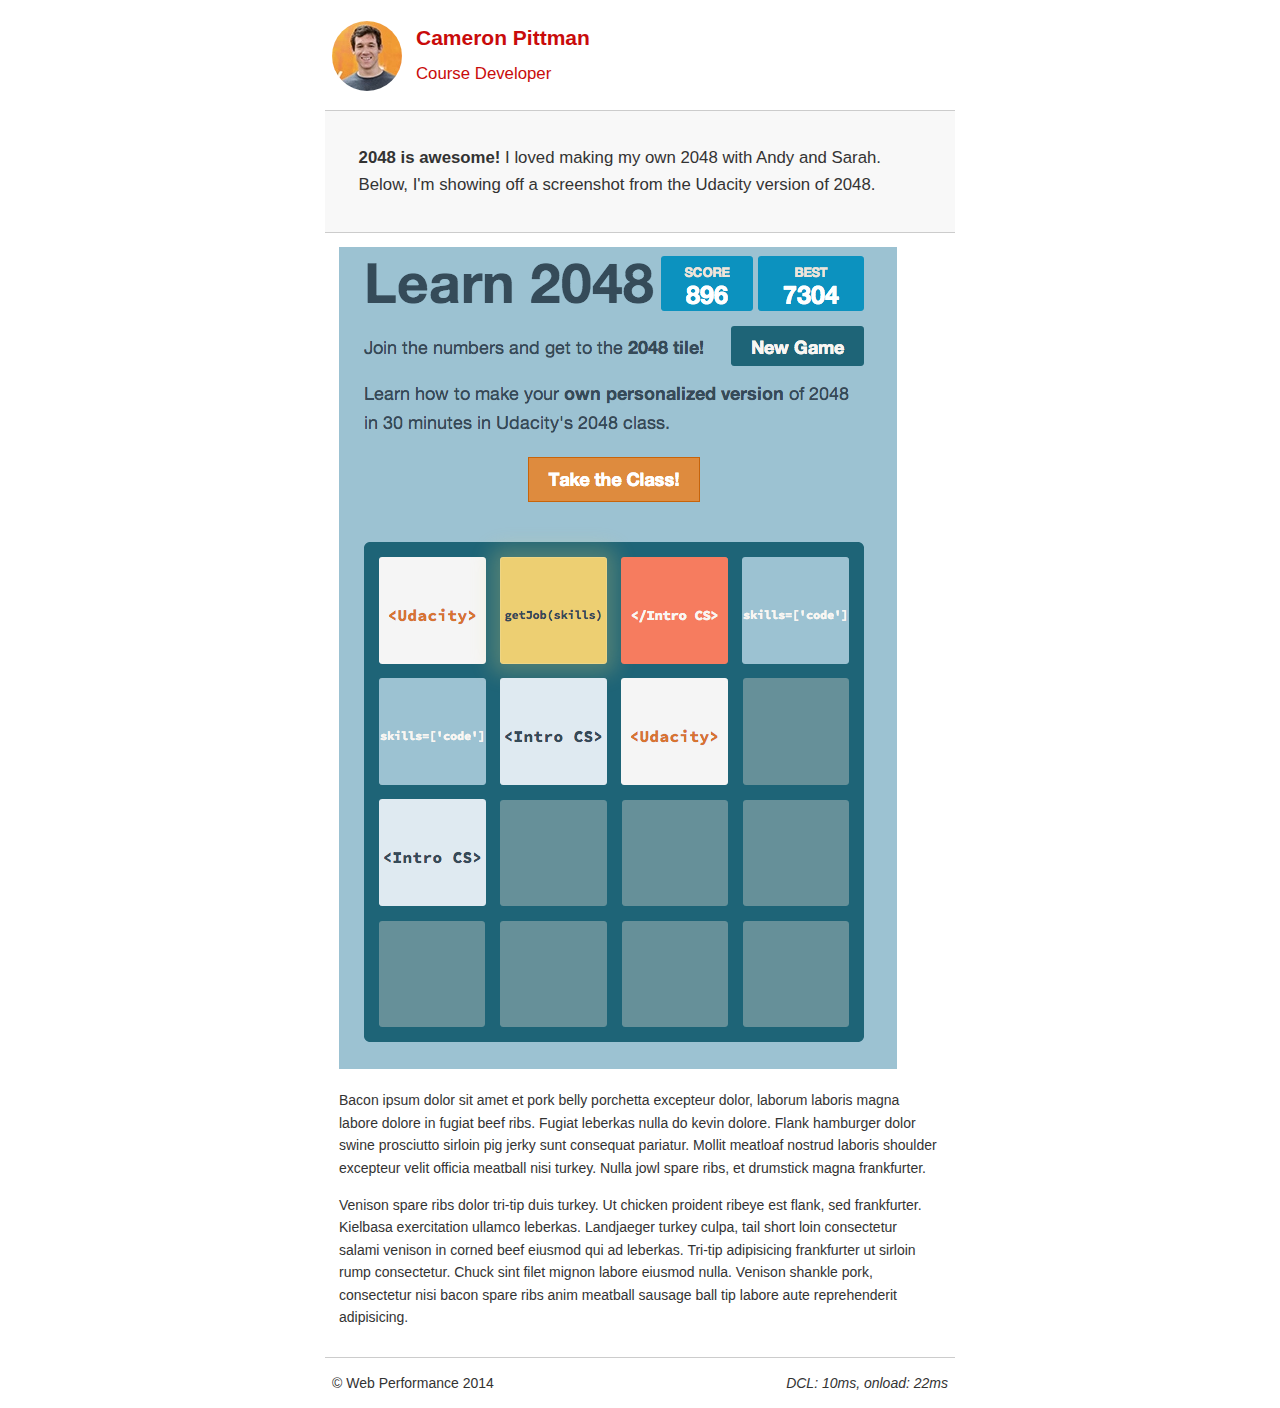
<file: project-2048.html>
<!DOCTYPE html>
<html lang="en">
  <head>
    <meta charset="utf-8">
    <meta name="viewport" content="width=device-width, initial-scale=1">
    <meta name="description" content=" FILL ME IN ">
    <meta name="author" content=" FILL ME IN ">
    <title>Cameron Pittman: Portfolio</title>

    <link href="css/style.min.css" rel="stylesheet">
    <link href="css/print.css" rel="stylesheet" media="print">

    <script>
      (function(w,g){w['GoogleAnalyticsObject']=g;
      w[g]=w[g]||function(){(w[g].q=w[g].q||[]).push(arguments)};w[g].l=1*new Date();})(window,'ga');

      // Optional TODO: replace with your Google Analytics profile ID.
      ga('create', 'UA-XXXX-Y');
      ga('send', 'pageview');
    </script>
    <script src="//www.google-analytics.com/analytics.js" async></script>
    <script src="js/perfmatters.js" async></script>
  </head>

  <body>
    <header>
      <a href="/"><img src="img/profilepic.webp"></a>
      <p>Cameron Pittman<br><span>Course Developer</span></p>
    </header>

    <div class="container">
      <div class="hero">
        <strong>2048 is awesome!</strong> I loved making my own 2048 with Andy and Sarah. Below, I'm showing off a screenshot from the Udacity version of 2048.
      </div>

      <div class="content">

        <img class="img-responsive" src="img/2048.png">

        <p>Bacon ipsum dolor sit amet et pork belly porchetta excepteur dolor, laborum laboris magna labore dolore in fugiat beef ribs. Fugiat leberkas nulla do kevin dolore. Flank hamburger dolor swine prosciutto sirloin pig jerky sunt consequat pariatur. Mollit meatloaf nostrud laboris shoulder excepteur velit officia meatball nisi turkey. Nulla jowl spare ribs, et drumstick magna frankfurter.</p>

        <p>Venison spare ribs dolor tri-tip duis turkey. Ut chicken proident ribeye est flank, sed frankfurter. Kielbasa exercitation ullamco leberkas. Landjaeger turkey culpa, tail short loin consectetur salami venison in corned beef eiusmod qui ad leberkas. Tri-tip adipisicing frankfurter ut sirloin rump consectetur. Chuck sint filet mignon labore eiusmod nulla. Venison shankle pork, consectetur nisi bacon spare ribs anim meatball sausage ball tip labore aute reprehenderit adipisicing.</p>

    </div>

    <footer>
      <p>&copy; Web Performance 2014 <span id="crp-stats"></span></p>
    </footer>
  </body>
</html>
</file>
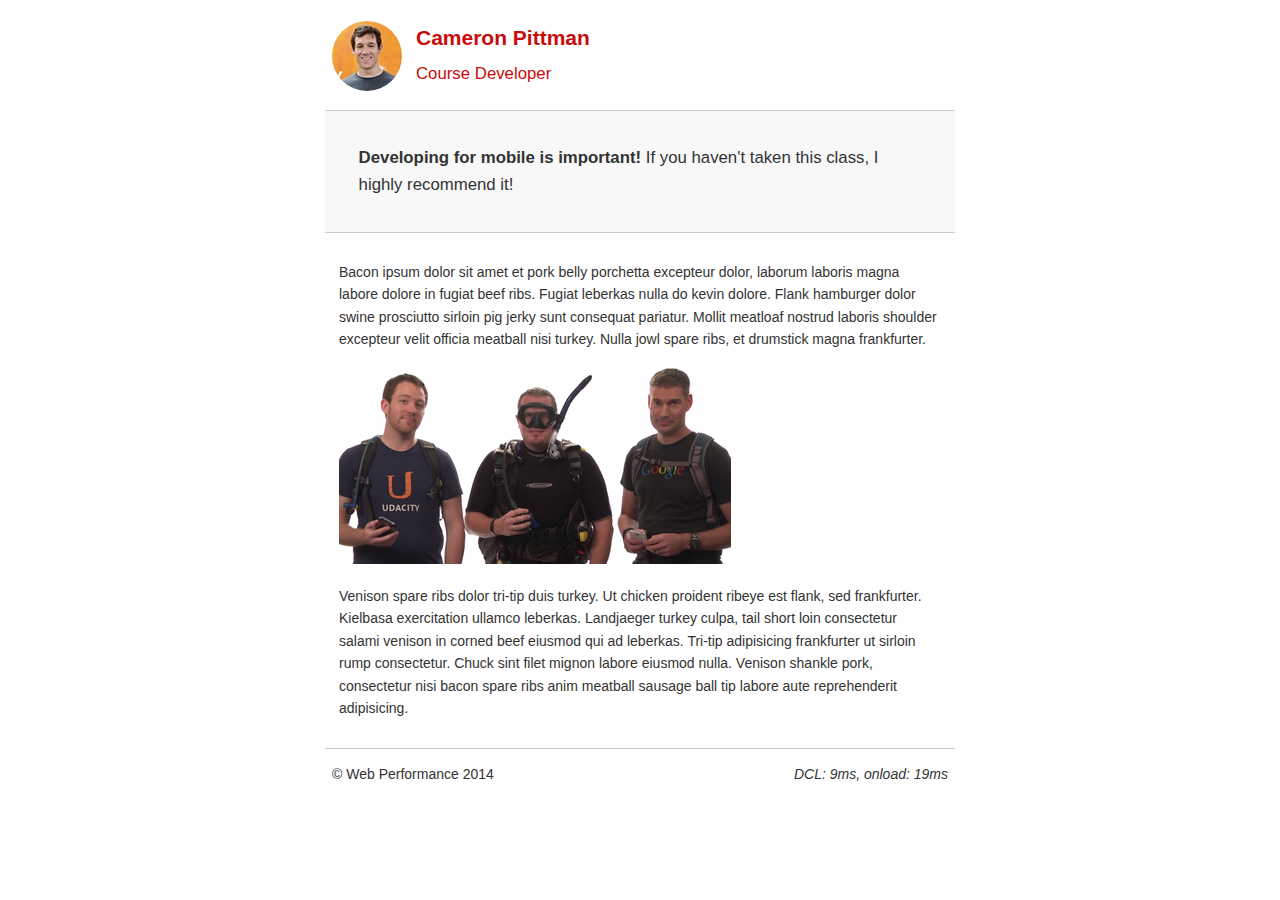
<file: project-mobile.html>
<!DOCTYPE html>
<html lang="en">
  <head>
    <meta charset="utf-8">
    <meta name="viewport" content="width=device-width, initial-scale=1">
    <meta name="description" content=" FILL ME IN ">
    <meta name="author" content=" FILL ME IN ">
    <title>Cameron Pitman: Portfolio</title>

    <link href="css/style.min.css" rel="stylesheet">
    <link href="css/print.css" rel="stylesheet" media="print">

    <script>
      (function(w,g){w['GoogleAnalyticsObject']=g;
      w[g]=w[g]||function(){(w[g].q=w[g].q||[]).push(arguments)};w[g].l=1*new Date();})(window,'ga');

      // Optional TODO: replace with your Google Analytics profile ID.
      ga('create', 'UA-XXXX-Y');
      ga('send', 'pageview');
    </script>
    <script src="http://www.google-analytics.com/analytics.js" async></script>
    <script async src="js/perfmatters.js"></script>
  </head>

  <body>
    <header>
      <a href="/"><img src="img/profilepic.webp"></a>
      <p>Cameron Pittman<br><span>Course Developer</span></p>
    </header>

    <div class="container">
      <div class="hero">
        <strong>Developing for mobile is important!</strong> If you haven't taken this class, I highly recommend it!
      </div>

      <div class="content">

        <p>Bacon ipsum dolor sit amet et pork belly porchetta excepteur dolor, laborum laboris magna labore dolore in fugiat beef ribs. Fugiat leberkas nulla do kevin dolore. Flank hamburger dolor swine prosciutto sirloin pig jerky sunt consequat pariatur. Mollit meatloaf nostrud laboris shoulder excepteur velit officia meatball nisi turkey. Nulla jowl spare ribs, et drumstick magna frankfurter.</p>

        <img src="img/mobilewebdev.jpg">

        <p>Venison spare ribs dolor tri-tip duis turkey. Ut chicken proident ribeye est flank, sed frankfurter. Kielbasa exercitation ullamco leberkas. Landjaeger turkey culpa, tail short loin consectetur salami venison in corned beef eiusmod qui ad leberkas. Tri-tip adipisicing frankfurter ut sirloin rump consectetur. Chuck sint filet mignon labore eiusmod nulla. Venison shankle pork, consectetur nisi bacon spare ribs anim meatball sausage ball tip labore aute reprehenderit adipisicing.</p>

    </div>

    <footer>
      <p>&copy; Web Performance 2014 <span id="crp-stats"></span></p>
    </footer>
  </body>
</html>
</file>
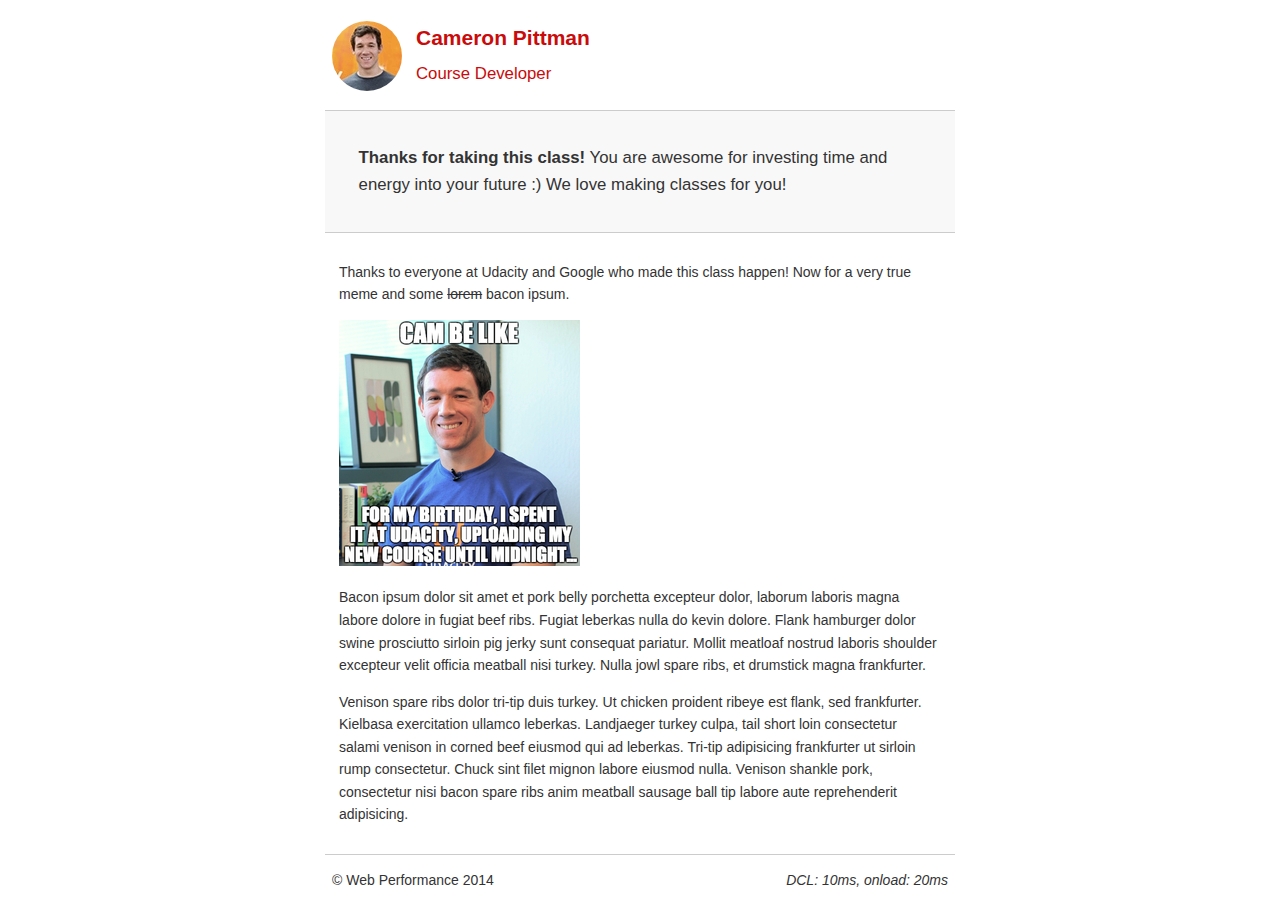
<file: project-webperf.html>
<!DOCTYPE html>
<html lang="en">
  <head>
    <meta charset="utf-8">
    <meta name="viewport" content="width=device-width, initial-scale=1">
    <meta name="description" content=" FILL ME IN ">
    <meta name="author" content=" FILL ME IN ">
    <title>Cameron Pittman: Portfolio</title>

    <link href="css/style.min.css" rel="stylesheet">
    <link href="css/print.css" rel="stylesheet" media="print">

    <script>
      (function(w,g){w['GoogleAnalyticsObject']=g;
      w[g]=w[g]||function(){(w[g].q=w[g].q||[]).push(arguments)};w[g].l=1*new Date();})(window,'ga');

      // Optional TODO: replace with your Google Analytics profile ID.
      ga('create', 'UA-XXXX-Y');
      ga('send', 'pageview');
    </script>
    <script src="http://www.google-analytics.com/analytics.js" async></script>
    <script async src="js/perfmatters.js"></script>
  </head>

  <body>
    <header>
      <a href="/"><img src="img/profilepic.webp"></a>
      <p>Cameron Pittman<br><span>Course Developer</span></p>
    </header>

    <div class="container">
      <div class="hero">
        <strong>Thanks for taking this class!</strong> You are awesome for investing time and energy into your future :) We love making classes for you!
      </div>

      <div class="content">

        <p>Thanks to everyone at Udacity and Google who made this class happen! Now for a very true meme and some <strike>lorem</strike> bacon ipsum.</p>

        <img src="img/cam_be_like.jpg">

        <p>Bacon ipsum dolor sit amet et pork belly porchetta excepteur dolor, laborum laboris magna labore dolore in fugiat beef ribs. Fugiat leberkas nulla do kevin dolore. Flank hamburger dolor swine prosciutto sirloin pig jerky sunt consequat pariatur. Mollit meatloaf nostrud laboris shoulder excepteur velit officia meatball nisi turkey. Nulla jowl spare ribs, et drumstick magna frankfurter.</p>

        <p>Venison spare ribs dolor tri-tip duis turkey. Ut chicken proident ribeye est flank, sed frankfurter. Kielbasa exercitation ullamco leberkas. Landjaeger turkey culpa, tail short loin consectetur salami venison in corned beef eiusmod qui ad leberkas. Tri-tip adipisicing frankfurter ut sirloin rump consectetur. Chuck sint filet mignon labore eiusmod nulla. Venison shankle pork, consectetur nisi bacon spare ribs anim meatball sausage ball tip labore aute reprehenderit adipisicing.</p>

    </div>

    <footer>
      <p>&copy; Web Performance 2014 <span id="crp-stats"></span></p>
    </footer>
  </body>
</html>
</file>
<file: css/print.css>
@media print {
  * { background: transparent !important; color: black !important; text-shadow: none !important; filter:none !important; -ms-filter: none !important; }
  a, a:visited { color: #444 !important; text-decoration: underline; }
  a[href]:after { content: " (" attr(href) ")"; }
  tr, img { page-break-inside: avoid; }
  img { max-width: 100% !important; }
  @page { margin: 0.5cm; }
  p, h2, h3 { orphans: 3; widows: 3; }
  h2, h3{ page-break-after: avoid; }
}
</file>
<file: css/style.min.css>
.hero,footer{border-top:1px solid #ccc}footer span,li p{font-style:italic}html{font-size:100%;overflow-y:scroll;-webkit-tap-highlight-color:transparent;-ms-text-size-adjust:100%;-webkit-text-size-adjust:none}body{margin:0 auto;max-width:45em;font-size:14px;line-height:1.61;font-weight:400;background:#fff;font-family:'Open Sans',sans-serif;color:#333}img{border:0;max-width:100%}header{padding:0 .5em;color:#C90B0B}header img{border-radius:40px;float:left}header p{font-size:1.5em;font-weight:700;padding-left:4em}header p span{font-size:.8em;font-weight:400}.hero{padding:2em;background-color:#f8f8f8;font-size:1.2em;border-bottom:1px solid #ccc}.content{padding:1em}.content li{list-style-type:none;font-size:1.1em}li img{float:left;padding-right:1em}li p{font-size:.9em}footer{padding:0 .5em}footer span{float:right}@media only screen and (max-width:480px){body{font-size:12px}header p{padding-left:4.5em}}
</file>
